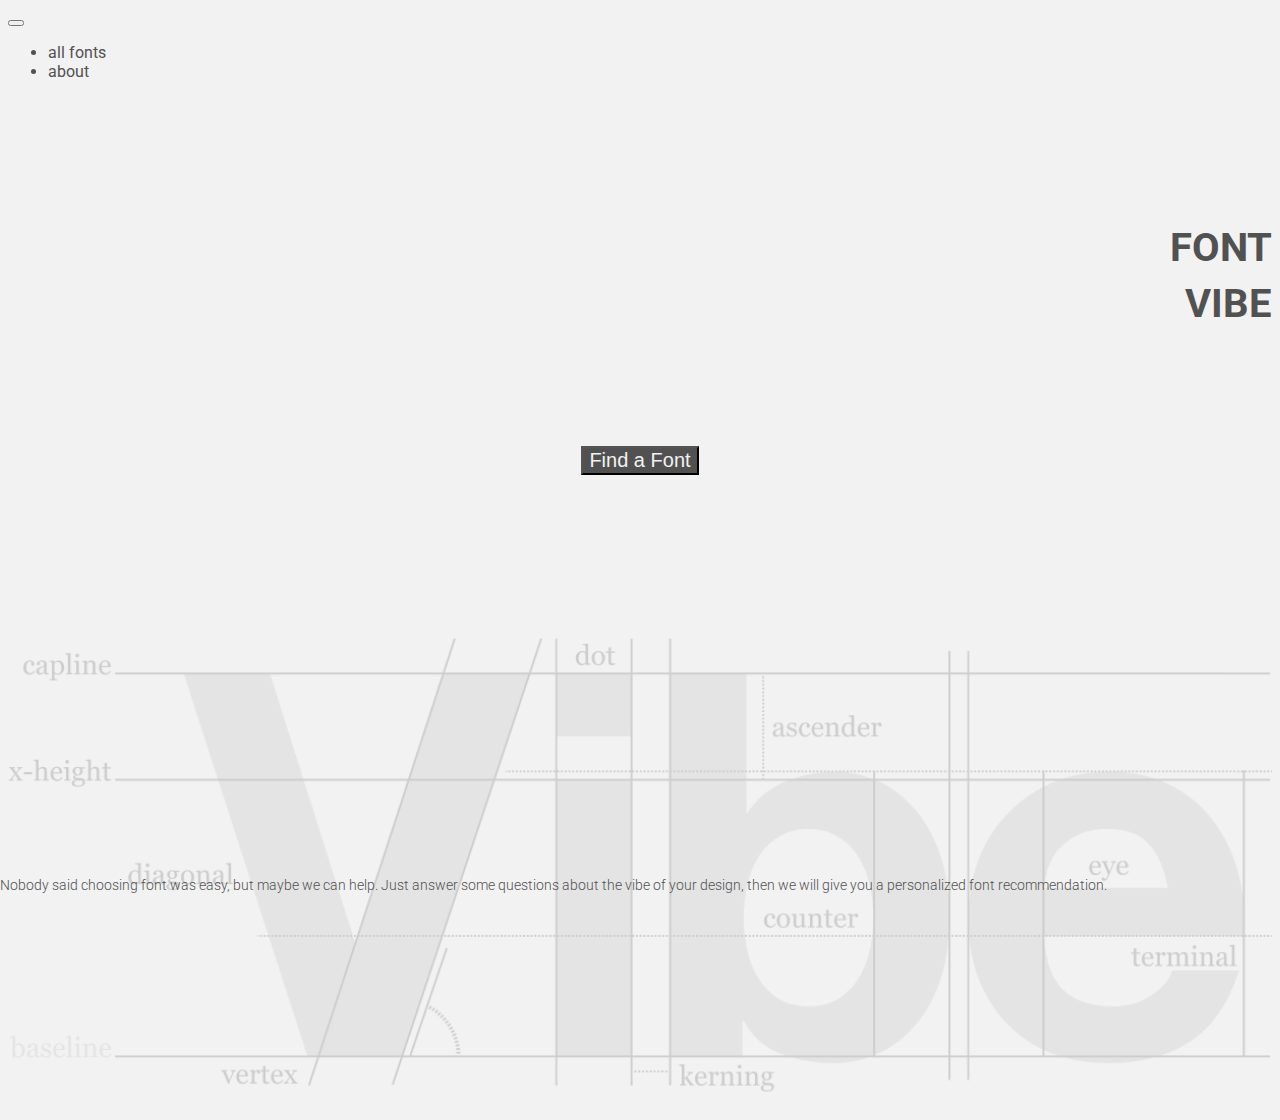
<file: index.html>
<!DOCTYPE html>
<html>
<head>
	<title>Font Vibe</title>
	<link rel="stylesheet" href="https://cdn.jsdelivr.net/npm/bootstrap@4.5.3/dist/css/bootstrap.min.css" integrity="sha384-TX8t27EcRE3e/ihU7zmQxVncDAy5uIKz4rEkgIXeMed4M0jlfIDPvg6uqKI2xXr2" crossorigin="anonymous">
	<script src="https://code.jquery.com/jquery-3.5.1.slim.min.js" integrity="sha384-DfXdz2htPH0lsSSs5nCTpuj/zy4C+OGpamoFVy38MVBnE+IbbVYUew+OrCXaRkfj" crossorigin="anonymous"></script>
	<script src="https://cdn.jsdelivr.net/npm/bootstrap@4.5.3/dist/js/bootstrap.bundle.min.js" integrity="sha384-ho+j7jyWK8fNQe+A12Hb8AhRq26LrZ/JpcUGGOn+Y7RsweNrtN/tE3MoK7ZeZDyx" crossorigin="anonymous"></script>
	<link rel="stylesheet" type="text/css" href="style.css">
	<link rel="preconnect" href="https://fonts.gstatic.com">
	<link href="https://fonts.googleapis.com/css2?family=Roboto:wght@100;300;400;500;700;900&display=swap" rel="stylesheet">
</head>
<body>
	<nav class="navbar navbar-expand-sm">
		<a class="navbar-brand" href="#"></a>
		<button class="navbar-toggler" type="button" data-toggle="collapse" data-target="#navbarSupportedContent">
			<span class="navbar-toggler-icon"></span>
		</button>
		<div class="collapse navbar-collapse" id="navbarSupportedContent">
			<ul class="navbar-nav ml-auto">
				<li class="nav-item ml-auto">
					<a class="nav-link" href="#">all fonts</a>
				</li>
				<li class="nav-item ml-auto">
					<a class="nav-link" href="#">about</a>
				</li>
			</ul>
		</div>
	</nav>
	<div class="mainTitle row">
		<div class="col-sm-2 offset-sm-3">
			<h1>FONT</h1>
			<h1>VIBE</h1>
		</div>
			<div class="col-sm-4">
			<p id="bottomText">Nobody said choosing font was easy, but maybe we can help.  Just answer some questions about the vibe of your design, then we will give you a personalized font recommendation. </p>
		</div>
	</div>
	<div class="col-6 offset-3 floatingButton">
		<button type="button" class="btn btn-lg" onclick="document.location='questions.html'">Find a Font</button>
	</div>
	<div class="col-10 offset-2">
		<img src="images/landingPageWatermark.png" id="watermark">
	</div>

</body>
</html>
</file>
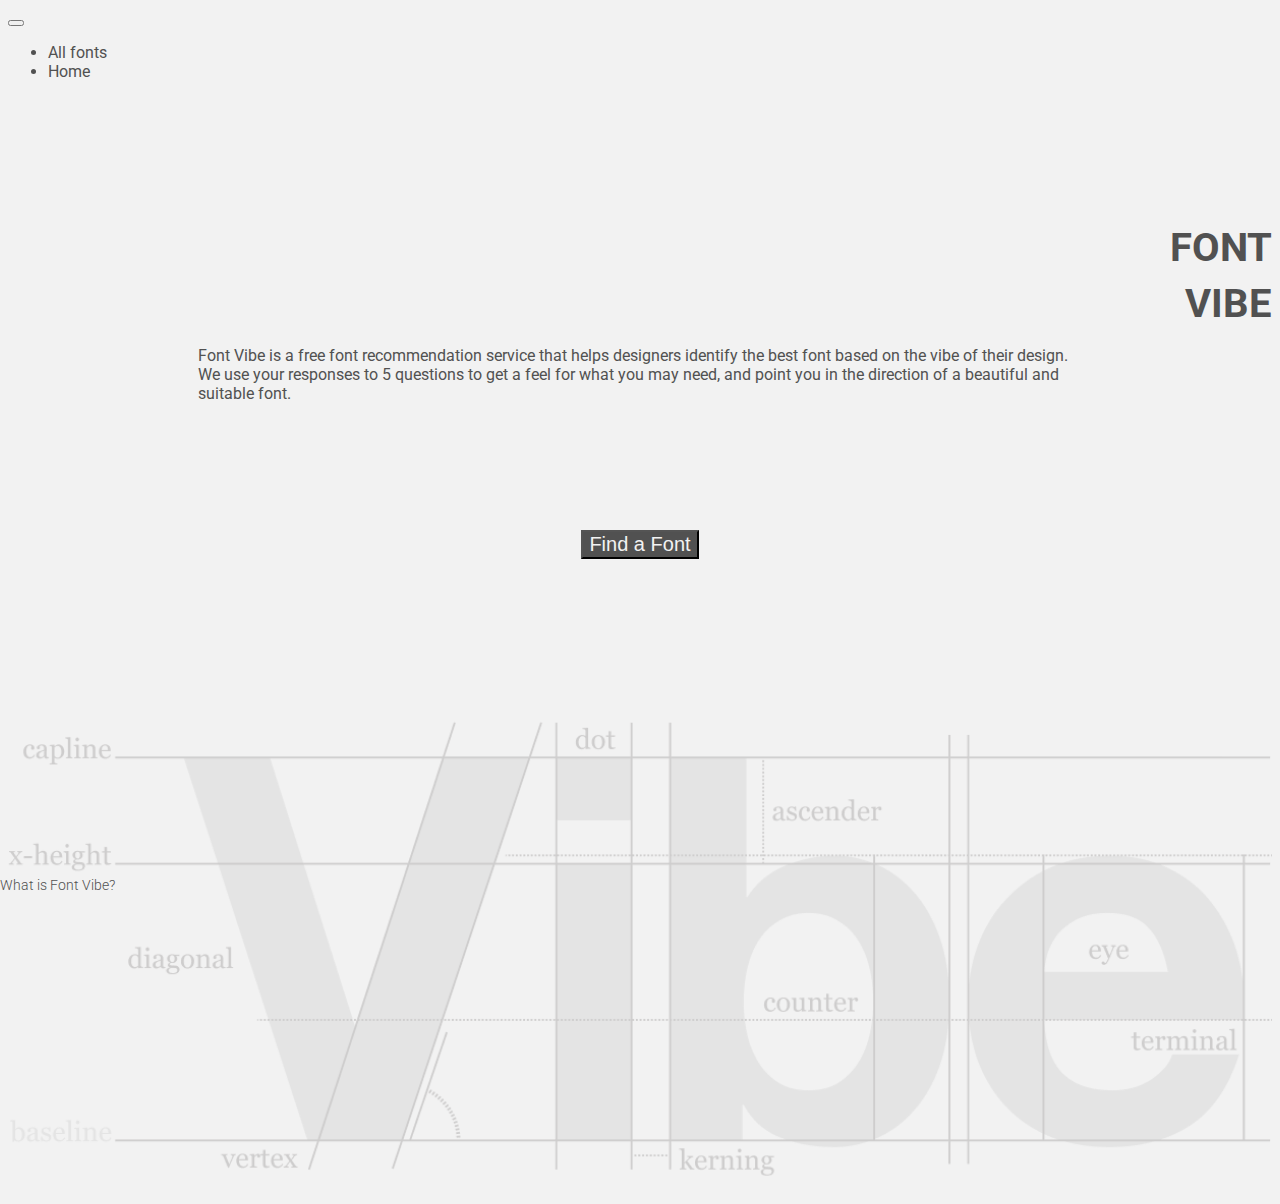
<file: about.html>
<!DOCTYPE html>
<html>
<head>
	<title>About</title>
	<link rel="stylesheet" href="https://cdn.jsdelivr.net/npm/bootstrap@4.5.3/dist/css/bootstrap.min.css" integrity="sha384-TX8t27EcRE3e/ihU7zmQxVncDAy5uIKz4rEkgIXeMed4M0jlfIDPvg6uqKI2xXr2" crossorigin="anonymous">
	<script src="https://code.jquery.com/jquery-3.5.1.slim.min.js" integrity="sha384-DfXdz2htPH0lsSSs5nCTpuj/zy4C+OGpamoFVy38MVBnE+IbbVYUew+OrCXaRkfj" crossorigin="anonymous"></script>
	<script src="https://cdn.jsdelivr.net/npm/bootstrap@4.5.3/dist/js/bootstrap.bundle.min.js" integrity="sha384-ho+j7jyWK8fNQe+A12Hb8AhRq26LrZ/JpcUGGOn+Y7RsweNrtN/tE3MoK7ZeZDyx" crossorigin="anonymous"></script>
	<link rel="stylesheet" type="text/css" href="assets/style.css">
	<link rel="preconnect" href="https://fonts.gstatic.com">
	<link href="https://fonts.googleapis.com/css2?family=Roboto:wght@100;300;400;500;700;900&display=swap" rel="stylesheet">
</head>
<!-- This is another very simple page to describe what the site is. I purposly left the site sparse to keep the focus on the fonts rather than other design elements -->
<!-- also this page takes users directly to the questions page because that is the main purpose of the site -->
<body>
	<nav class="navbar navbar-expand-sm">
		<a class="navbar-brand" href="#"></a>
		<button class="navbar-toggler" type="button" data-toggle="collapse" data-target="#navbarSupportedContent">
			<span class="navbar-toggler-icon"></span>
		</button>
		<div class="collapse navbar-collapse" id="navbarSupportedContent">
			<ul class="navbar-nav ml-auto">
				<li class="nav-item ml-auto">
					<a class="nav-link" href="allFonts.html">All fonts</a>
				</li>
				<li class="nav-item ml-auto">
					<a class="nav-link" href="index.html">Home</a>
				</li>
			</ul>
		</div>
	</nav>
	<div class="mainTitle row">
		<a href="index.html" class="col-md-2 offset-md-3" id="homeIcon">
			<div id="homeLogo">
				<h1>FONT</h1>
				<h1>VIBE</h1>
			</div>
		</a>
			<div class="col-md-3" id="titleText">
			<p id="bottomText">What is Font Vibe?</p>
		</div>
	</div>	
	</div>
	<div id="aboutBlurb">
		<p>Font Vibe is a free font recommendation service that helps designers identify the best font based on the vibe of their design.  We use your responses to 5 questions to get a feel for what you may need, and point you in the direction of a beautiful and suitable font. </p>
	</div>
	<div class="col-6 offset-3 floatingButton">
		<button type="button" class="btn btn-lg" onclick="document.location='questions.html'">Find a Font</button>
	</div>
	<div class="col-10 offset-2">
		<img class="img-fluid animated fadeInUp" src="assets/images/landingPageWatermark.png" id="watermark">
	</div>

</body>
</html>
</file>
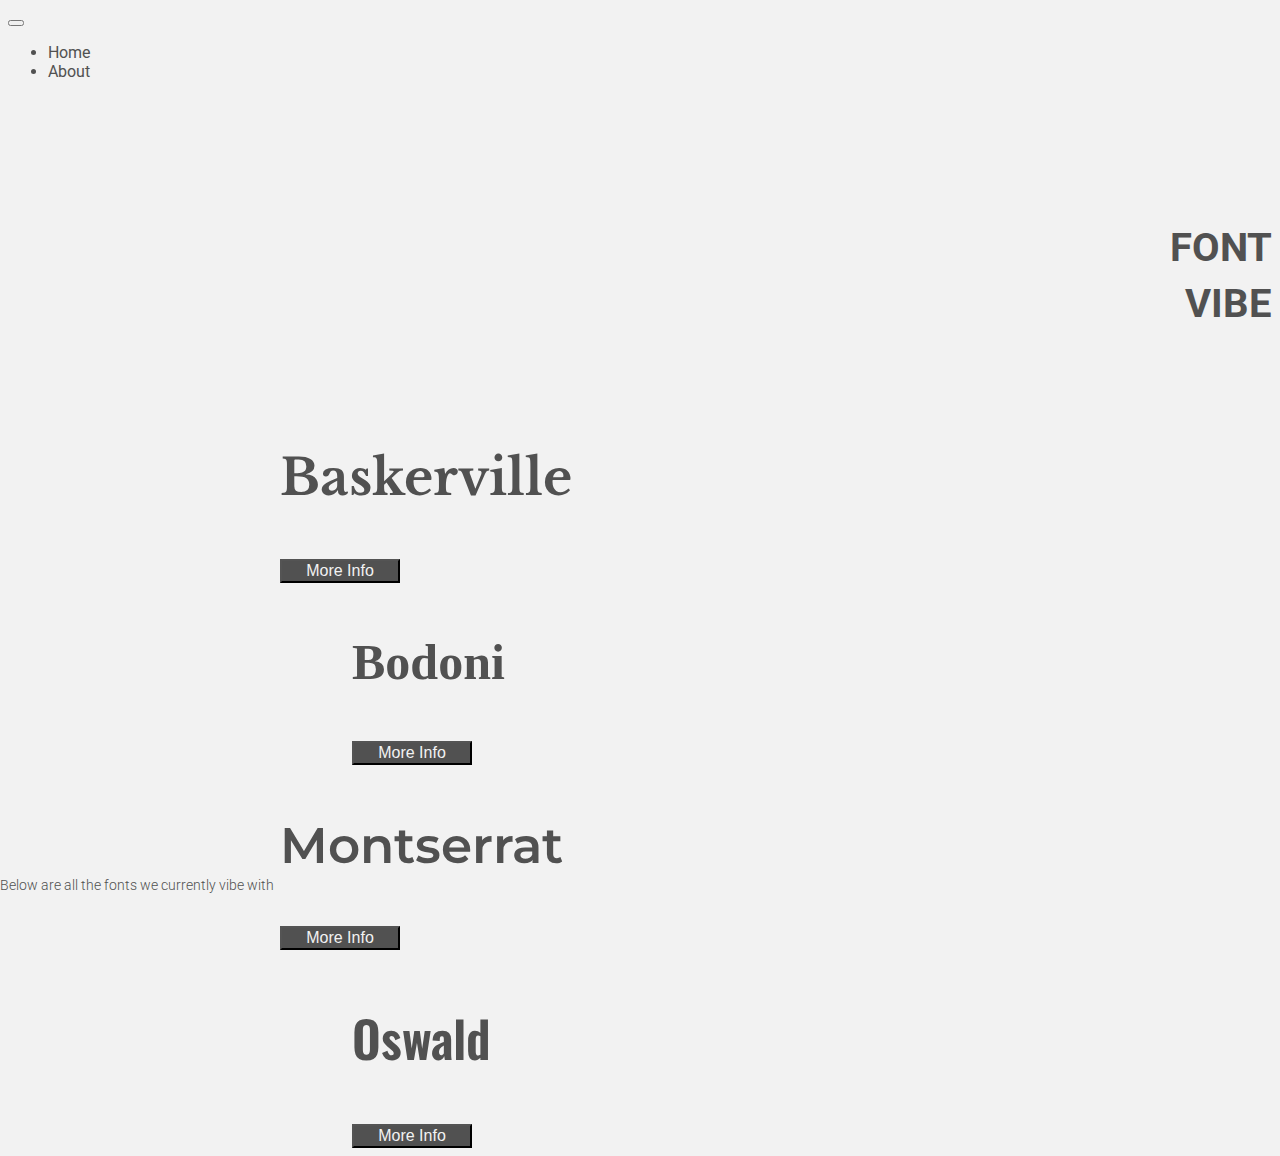
<file: allFonts.html>
<!DOCTYPE html>
<html>
<head>
	<title>All Fonts</title>
	<link rel="stylesheet" href="https://cdn.jsdelivr.net/npm/bootstrap@4.5.3/dist/css/bootstrap.min.css" integrity="sha384-TX8t27EcRE3e/ihU7zmQxVncDAy5uIKz4rEkgIXeMed4M0jlfIDPvg6uqKI2xXr2" crossorigin="anonymous">
	<script src="https://code.jquery.com/jquery-3.5.1.slim.min.js" integrity="sha384-DfXdz2htPH0lsSSs5nCTpuj/zy4C+OGpamoFVy38MVBnE+IbbVYUew+OrCXaRkfj" crossorigin="anonymous"></script>
	<script src="https://cdn.jsdelivr.net/npm/bootstrap@4.5.3/dist/js/bootstrap.bundle.min.js" integrity="sha384-ho+j7jyWK8fNQe+A12Hb8AhRq26LrZ/JpcUGGOn+Y7RsweNrtN/tE3MoK7ZeZDyx" crossorigin="anonymous"></script>
	<script type="text/javascript" src="assets/main.js"></script>
	<link rel="stylesheet" type="text/css" href="assets/style.css">
	<link rel="preconnect" href="https://fonts.gstatic.com">
	<link href="https://fonts.googleapis.com/css2?family=Roboto:wght@100;300;400;500;700;900&display=swap" rel="stylesheet">
	<link rel="stylesheet" href="https://indestructibletype.com/fonts/Bodoni/Bodoni.css" type="text/css" charset="utf-8" />
	<link rel="preconnect" href="https://fonts.gstatic.com">
	<link href="https://fonts.googleapis.com/css2?family=Fira+Sans:wght@500&family=Libre+Baskerville:wght@400;700&family=Montserrat:wght@400;600;700&family=Nixie+One&family=Oswald:wght@300;400;500&family=Patua+One&family=Source+Sans+Pro:wght@300&display=swap" rel="stylesheet">
	<link href="https://fonts.googleapis.com/css2?family=Merriweather:wght@300&display=swap" rel="stylesheet">
	<link rel="preconnect" href="https://fonts.gstatic.com">
</head>
<!-- this is a very simple page but I feel it is important as a heuristic concer to be able to freely navigate to the fonts -->
<!-- there are only 4 currently because the I feel the point of the site is conveyed with these 4 fonts and the JS file. I would take WAY too long to create the pages for all possible fonts -->
<body>
	<nav class="navbar navbar-expand-sm">
		<a class="navbar-brand" href="#"></a>
		<button class="navbar-toggler" type="button" data-toggle="collapse" data-target="#navbarSupportedContent">
			<span class="navbar-toggler-icon"></span>
		</button>
		<div class="collapse navbar-collapse" id="navbarSupportedContent">
			<ul class="navbar-nav ml-auto">
				<li class="nav-item ml-auto">
					<a class="nav-link" href="index.html">Home</a>
				</li>
				<li class="nav-item ml-auto">
					<a class="nav-link" href="about.html">About</a>
				</li>
			</ul>
		</div>
	</nav>
	<div class="mainTitle row">
		<a href="index.html" class="col-md-2 offset-md-3" id="homeIcon">
			<div id="homeLogo">
				<h1>FONT</h1>
				<h1>VIBE</h1>
			</div>
		</a>
			<div class="col-md-3" id="titleText">
			<p id="bottomText">Below are all the fonts we currently vibe with</p>
		</div>
	</div>
	<div class="allFontsContent">
		<div class="row toppRow">
			<div class="col-md-6 allFontsBaskerville">
				<h3 id="baskervilleTitle">Baskerville</h3>
				<button type="button" class="btn btn-lg questionBtn" id="secondBtn" value="2" onclick="document.location='baskerville.html'">More Info</button>
			</div>
			<div class="col-md-3 allFontsBodoni">
				<h3 id="bodoniTitle">Bodoni</h3>
				<button type="button" class="btn btn-lg questionBtn" id="secondBtn" value="2" onclick="document.location='font.html'">More Info</button>
			</div>
		</div>
		<div class="row">
			<div class="col-md-6 allFontsMontserrat">
				<h3 id="montTitle">Montserrat</h3>
				<button type="button" class="btn btn-lg questionBtn" id="secondBtn" value="2" onclick="document.location='montserrat.html'">More Info</button>
			</div>
			<div class="col-md-3 allFontsOswald">
				<h3 id="oswaldTitle">Oswald</h3>
				<button type="button" class="btn btn-lg questionBtn" id="secondBtn" value="2" onclick="document.location='oswald.html'">More Info</button>
			</div>
		</div>
	</div>

</body>
</html>
</file>
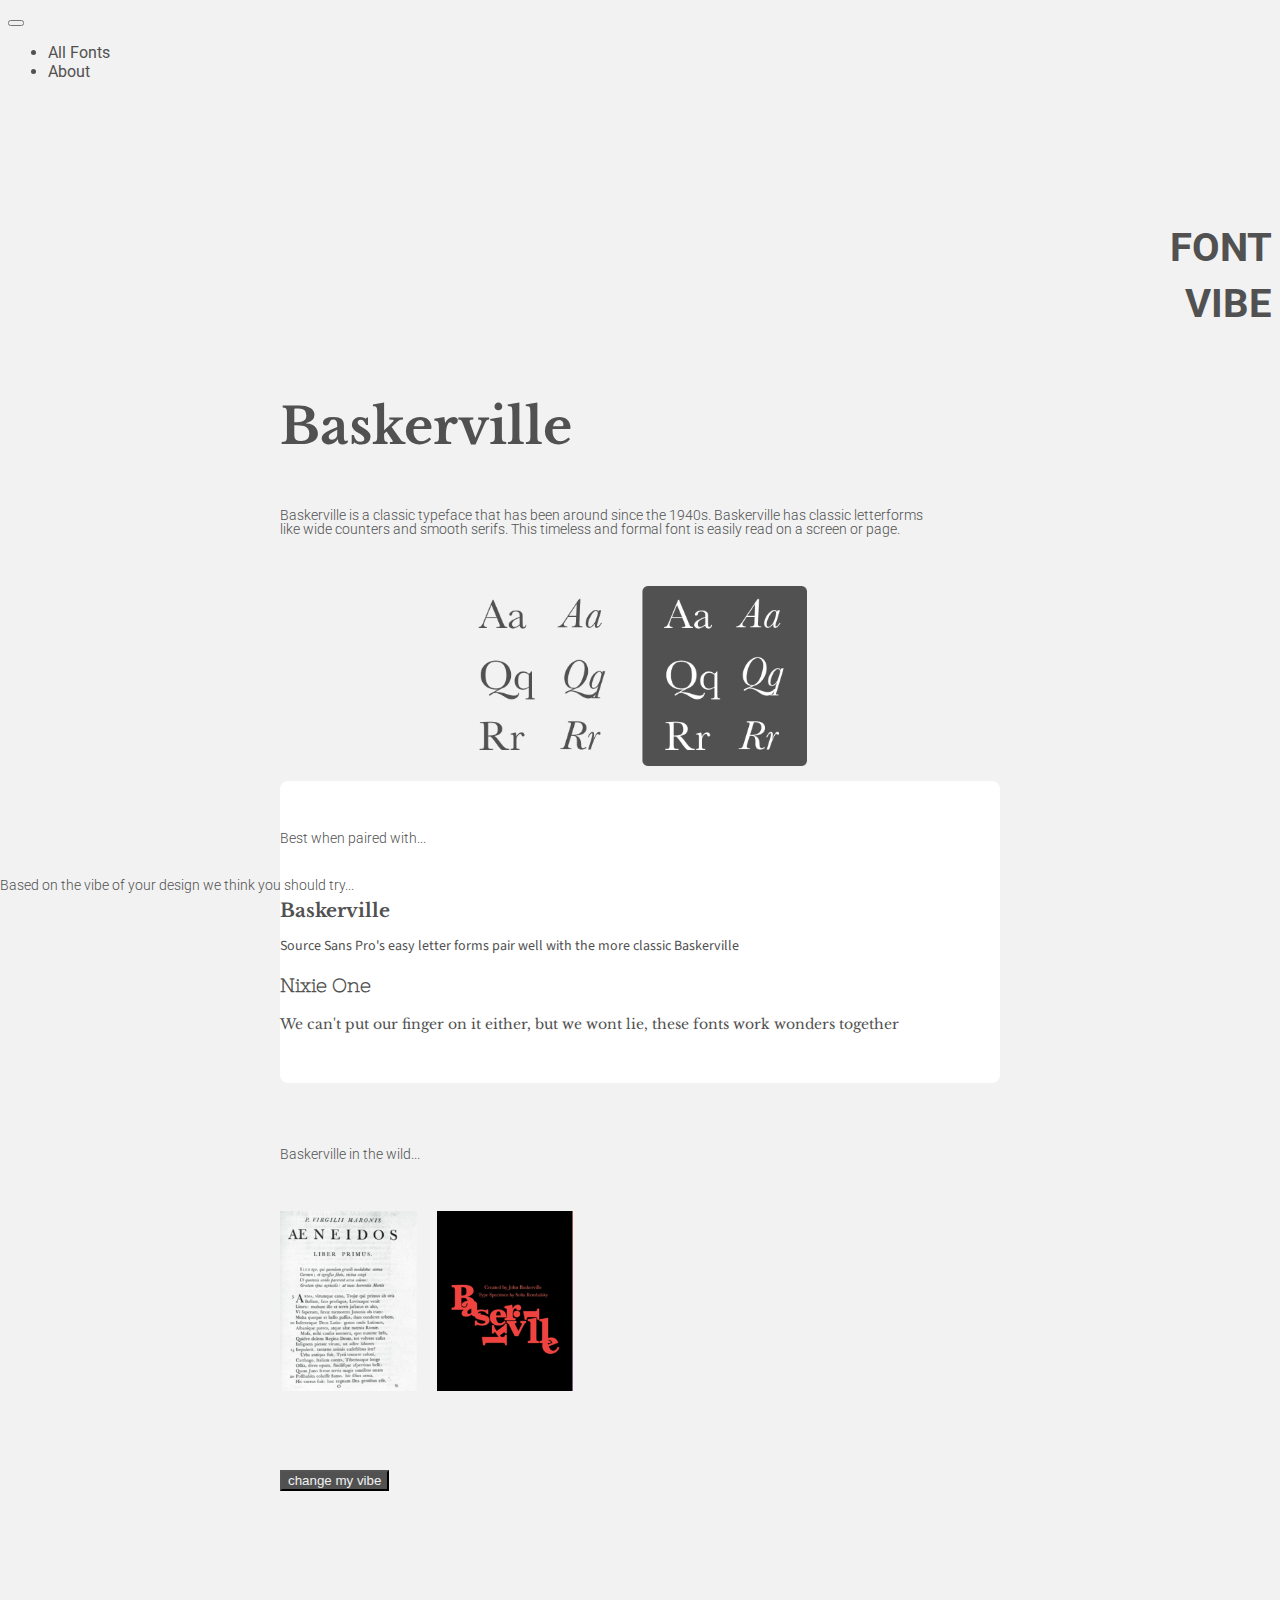
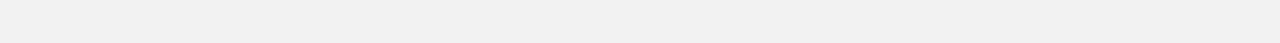
<file: baskerville.html>
<!DOCTYPE html>
<html>
<head>
	<title>Baskerville</title>
	<link rel="stylesheet" href="https://cdn.jsdelivr.net/npm/bootstrap@4.5.3/dist/css/bootstrap.min.css" integrity="sha384-TX8t27EcRE3e/ihU7zmQxVncDAy5uIKz4rEkgIXeMed4M0jlfIDPvg6uqKI2xXr2" crossorigin="anonymous">
	<script src="https://code.jquery.com/jquery-3.5.1.slim.min.js" integrity="sha384-DfXdz2htPH0lsSSs5nCTpuj/zy4C+OGpamoFVy38MVBnE+IbbVYUew+OrCXaRkfj" crossorigin="anonymous"></script>
	<script src="https://cdn.jsdelivr.net/npm/bootstrap@4.5.3/dist/js/bootstrap.bundle.min.js" integrity="sha384-ho+j7jyWK8fNQe+A12Hb8AhRq26LrZ/JpcUGGOn+Y7RsweNrtN/tE3MoK7ZeZDyx" crossorigin="anonymous"></script>
	<script type="text/javascript" src="assets/main.js"></script>
	<link rel="stylesheet" type="text/css" href="assets/style.css">
	<link rel="preconnect" href="https://fonts.gstatic.com">
	<link href="https://fonts.googleapis.com/css2?family=Roboto:wght@100;300;400;500;700;900&display=swap" rel="stylesheet">
	<link rel="stylesheet" href="https://indestructibletype.com/fonts/Bodoni/Bodoni.css" type="text/css" charset="utf-8" />
	<link rel="preconnect" href="https://fonts.gstatic.com">
	<link href="https://fonts.googleapis.com/css2?family=Fira+Sans:wght@500&family=Libre+Baskerville:wght@400;700&family=Montserrat:wght@400;600;700&family=Nixie+One&family=Oswald:wght@300;400;500&family=Patua+One&family=Source+Sans+Pro:wght@300&display=swap" rel="stylesheet">
	<link href="https://fonts.googleapis.com/css2?family=Merriweather:wght@300&display=swap" rel="stylesheet">
	<link rel="preconnect" href="https://fonts.gstatic.com">
	
</head>
<body>
	<nav class="navbar navbar-expand-sm">
		<a class="navbar-brand" href="#"></a>
		<button class="navbar-toggler" type="button" data-toggle="collapse" data-target="#navbarSupportedContent">
			<span class="navbar-toggler-icon"></span>
		</button>
		<div class="collapse navbar-collapse" id="navbarSupportedContent">
			<ul class="navbar-nav ml-auto">
				<li class="nav-item ml-auto">
					<a class="nav-link" href="allFonts.html">All Fonts</a>
				</li>
				<li class="nav-item ml-auto">
					<a class="nav-link" href="about.html">About</a>
				</li>
			</ul>
		</div>
	</nav>
	<div class="mainTitle row">
		<a href="index.html" class="col-md-2 offset-md-3" id="homeIcon">
			<div id="homeLogo">
				<h1>FONT</h1>
				<h1>VIBE</h1>
			</div>
		</a>
			<div class="col-md-3" id="titleText">
			<p id="bottomText">Based on the vibe of your design we think you should try...</p>
		</div>
	</div>
	<!-- All 4 of these font pages are essentially the same, but with varying amounts of imported google fonts in the <head> -->
	<!-- Again I felt the way I used Bootstrap was less effective than I expected.  The responsiveness is not snappy, it feels way too fluid -->
	<div class="fontContent">
		<div class="row">
			<div class="col-md-6 fontSecOne">
				<h3 id="baskervilleTitle">Baskerville</h3>
				<p class="fontInfo">Baskerville is a classic typeface that has been around since the 1940s.  Baskerville has classic letterforms like wide counters and smooth serifs.  This timeless and formal font is easily read on a screen or page.</p>
				
			</div>
			<div class="col-md-6 row fontSecOne">
				<img class="fontExample" src="assets/images/baskervilleExamples.png" alt="baskerville glyths">		
			</div>
		</div>
		<div class="row">
			<div class="col-md-5 fontSecThree">
				<p class="fontInfo">Best when paired with...</p>
				<h3 id="pairLargeBaskerville">Baskerville</h3>
				<p id="sourceSmallText">Source Sans Pro's easy letter forms pair well with the more classic Baskerville</p>
				<h3 id="pairTitleNixie">Nixie One</h3>
				<p id="baskervilleSmallText">We can't put our finger on it either, but we wont lie, these fonts work wonders together</p>
				
			</div>
			<div class="col-md-5 offset-md-1 fontSecFour">
				<p class="fontInfo">Baskerville in the wild...</p>
				<div class="fontImages">
					<img class="fontImage" src="assets/images/baskervilleSign.png" alt="Baskerville Signage">
					<img class="fontImage" src="assets/images/baskervilleWebsite.png" alt="baskerville Example">
				</div>
				
			</div>
		</div>
		<button type="button" class="btn btn-sm vibeBtn" value="vibe" onclick="document.location='questions.html'">change my vibe</button>
	</div>

</body>
</html>
</file>
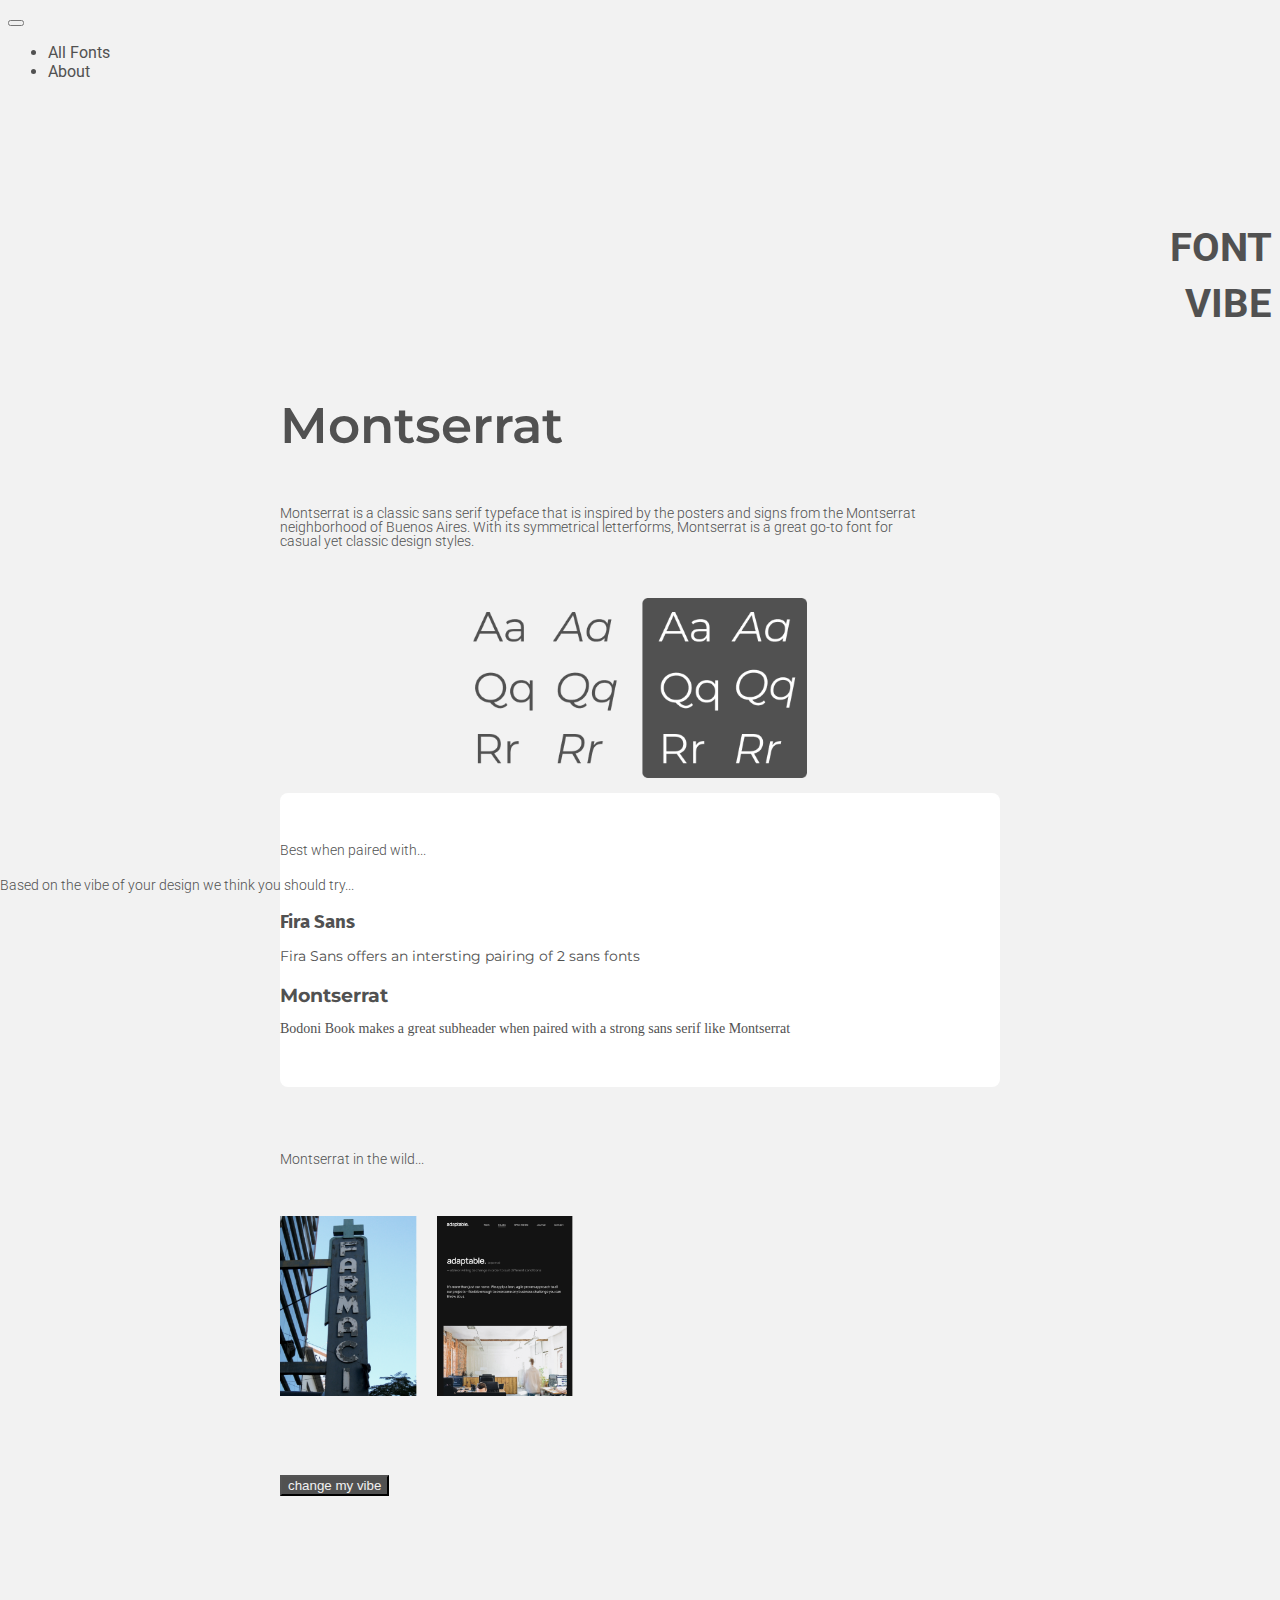
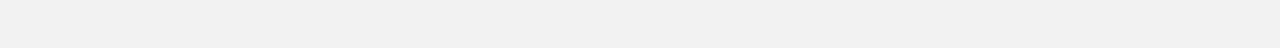
<file: montserrat.html>
<!DOCTYPE html>
<html>
<head>
	<title>Montserrat</title>
	<link rel="stylesheet" href="https://cdn.jsdelivr.net/npm/bootstrap@4.5.3/dist/css/bootstrap.min.css" integrity="sha384-TX8t27EcRE3e/ihU7zmQxVncDAy5uIKz4rEkgIXeMed4M0jlfIDPvg6uqKI2xXr2" crossorigin="anonymous">
	<script src="https://code.jquery.com/jquery-3.5.1.slim.min.js" integrity="sha384-DfXdz2htPH0lsSSs5nCTpuj/zy4C+OGpamoFVy38MVBnE+IbbVYUew+OrCXaRkfj" crossorigin="anonymous"></script>
	<script src="https://cdn.jsdelivr.net/npm/bootstrap@4.5.3/dist/js/bootstrap.bundle.min.js" integrity="sha384-ho+j7jyWK8fNQe+A12Hb8AhRq26LrZ/JpcUGGOn+Y7RsweNrtN/tE3MoK7ZeZDyx" crossorigin="anonymous"></script>
	<script type="text/javascript" src="assets/main.js"></script>
	<link rel="stylesheet" type="text/css" href="assets/style.css">
	<link rel="preconnect" href="https://fonts.gstatic.com">
	<link href="https://fonts.googleapis.com/css2?family=Roboto:wght@100;300;400;500;700;900&display=swap" rel="stylesheet">
	<link rel="stylesheet" href="https://indestructibletype.com/fonts/Bodoni/Bodoni.css" type="text/css" charset="utf-8" />
	<link rel="preconnect" href="https://fonts.gstatic.com">
	<link rel="preconnect" href="https://fonts.gstatic.com">
	<link rel="preconnect" href="https://fonts.gstatic.com">
<link href="https://fonts.googleapis.com/css2?family=Fira+Sans:wght@500&family=Montserrat:wght@400;600;700&display=swap" rel="stylesheet">
	<link rel="preconnect" href="https://fonts.gstatic.com">
	
</head>
<body>
	<nav class="navbar navbar-expand-sm">
		<a class="navbar-brand" href="#"></a>
		<button class="navbar-toggler" type="button" data-toggle="collapse" data-target="#navbarSupportedContent">
			<span class="navbar-toggler-icon"></span>
		</button>
		<div class="collapse navbar-collapse" id="navbarSupportedContent">
			<ul class="navbar-nav ml-auto">
				<li class="nav-item ml-auto">
					<a class="nav-link" href="allFonts.html">All Fonts</a>
				</li>
				<li class="nav-item ml-auto">
					<a class="nav-link" href="about.html">About</a>
				</li>
			</ul>
		</div>
	</nav>
	<!-- All 4 of these font pages are essentially the same, but with varying amounts of imported google fonts in the <head> -->
	<!-- Again I felt the way I used Bootstrap was less effective than I expected.  The responsiveness is not snappy, it feels way too fluid -->
	<div class="mainTitle row">
		<a href="index.html" class="col-md-2 offset-md-3" id="homeIcon">
			<div id="homeLogo">
				<h1>FONT</h1>
				<h1>VIBE</h1>
			</div>
		</a>
			<div class="col-md-3" id="titleText">
			<p id="bottomText">Based on the vibe of your design we think you should try...</p>
		</div>
	</div>
	<div class="fontContent">
		<div class="row">
			<div class="col-md-6 fontSecOne">
				<h3 id="montTitle">Montserrat</h3>
				<p class="fontInfo">Montserrat is a classic sans serif typeface that is inspired by the posters and signs from the Montserrat neighborhood of Buenos Aires.  With its symmetrical letterforms, Montserrat is a great go-to font for casual yet classic design styles.</p>
				
			</div>
			<div class="col-md-6 row fontSecOne">
				<img class="fontExample" src="assets/images/montserratExamples.png" alt="Monserrat Glyths">		
			</div>
		</div>
		<div class="row">
			<div class="col-md-5 fontSecThree">
				<p class="fontInfo">Best when paired with...</p>
				<h3 id="pairLargeFira">Fira Sans</h3>
				<p id="montserratSmallText">Fira Sans offers an intersting pairing of 2 sans fonts</p>
				<h3 id="pairTitleMontserrat">Montserrat</h3>
				<p id="bodoniSmallText">Bodoni Book makes a great subheader when paired with a strong sans serif like Montserrat </p>
				
			</div>
			<div class="col-md-5 offset-md-1 fontSecFour">
				<p class="fontInfo">Montserrat in the wild...</p>
				<div class="fontImages">
					<img class="fontImage" src="assets/images/MontserratSign.png" alt="Montserrat Example 1">
					<img class="fontImage" src="assets/images/MontserratWebsite.png" alt="Monsterrat Example 2">
				</div>
				
			</div>
		</div>
		<button type="button" class="btn btn-sm vibeBtn" value="vibe" onclick="document.location='questions.html'">change my vibe</button>
		<!-- <div class="col-6 offset-6 optionNext" id="nextButtonParent">
				<button type="button" class="btn btn-sm nextBtn" id="nextButton" value="next" onclick="setAnswer()" disabled>next</button>
		</div> -->
	</div>

</body>
</html>
</file>
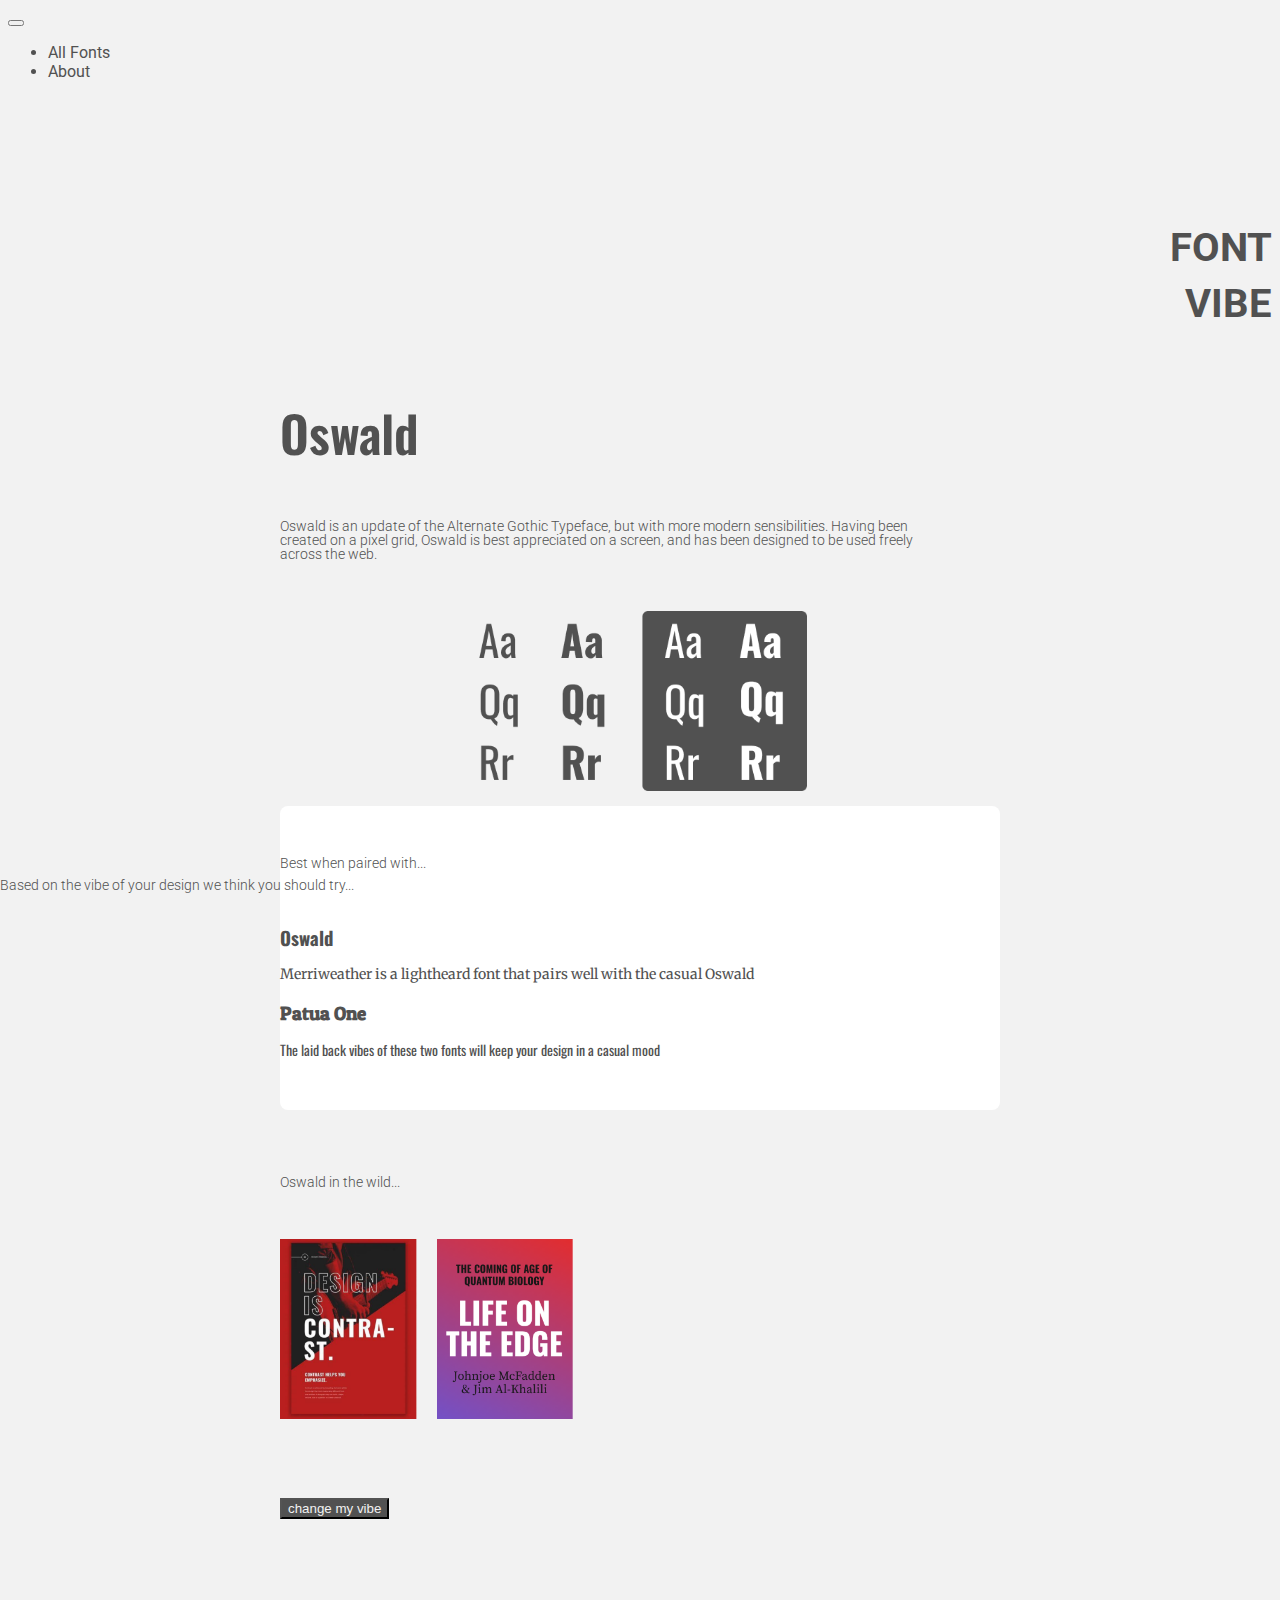
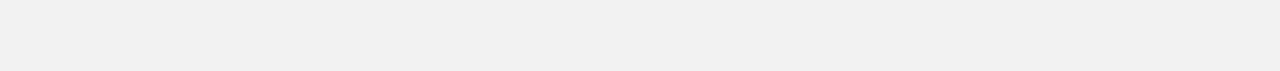
<file: oswald.html>
<!DOCTYPE html>
<html>
<head>
	<title>Oswald</title>
	<link rel="stylesheet" href="https://cdn.jsdelivr.net/npm/bootstrap@4.5.3/dist/css/bootstrap.min.css" integrity="sha384-TX8t27EcRE3e/ihU7zmQxVncDAy5uIKz4rEkgIXeMed4M0jlfIDPvg6uqKI2xXr2" crossorigin="anonymous">
	<script src="https://code.jquery.com/jquery-3.5.1.slim.min.js" integrity="sha384-DfXdz2htPH0lsSSs5nCTpuj/zy4C+OGpamoFVy38MVBnE+IbbVYUew+OrCXaRkfj" crossorigin="anonymous"></script>
	<script src="https://cdn.jsdelivr.net/npm/bootstrap@4.5.3/dist/js/bootstrap.bundle.min.js" integrity="sha384-ho+j7jyWK8fNQe+A12Hb8AhRq26LrZ/JpcUGGOn+Y7RsweNrtN/tE3MoK7ZeZDyx" crossorigin="anonymous"></script>
	<script type="text/javascript" src="assets/main.js"></script>
	<link rel="stylesheet" type="text/css" href="assets/style.css">
	<link rel="preconnect" href="https://fonts.gstatic.com">
	<link href="https://fonts.googleapis.com/css2?family=Roboto:wght@100;300;400;500;700;900&display=swap" rel="stylesheet">
	<link rel="stylesheet" href="https://indestructibletype.com/fonts/Bodoni/Bodoni.css" type="text/css" charset="utf-8" />
	<link rel="preconnect" href="https://fonts.gstatic.com">
	<link href="https://fonts.googleapis.com/css2?family=Fira+Sans:wght@500&family=Montserrat:wght@400;600;700&family=Oswald:wght@300;400;500&family=Patua+One&display=swap" rel="stylesheet">
	<link href="https://fonts.googleapis.com/css2?family=Merriweather:wght@300&display=swap" rel="stylesheet">
	<link rel="preconnect" href="https://fonts.gstatic.com">
	
</head>
<body>
	<nav class="navbar navbar-expand-sm">
		<a class="navbar-brand" href="#"></a>
		<button class="navbar-toggler" type="button" data-toggle="collapse" data-target="#navbarSupportedContent">
			<span class="navbar-toggler-icon"></span>
		</button>
		<div class="collapse navbar-collapse" id="navbarSupportedContent">
			<ul class="navbar-nav ml-auto">
				<li class="nav-item ml-auto">
					<a class="nav-link" href="allFonts.html">All Fonts</a>
				</li>
				<li class="nav-item ml-auto">
					<a class="nav-link" href="about.html">About</a>
				</li>
			</ul>
		</div>
	</nav>
	<!-- All 4 of these font pages are essentially the same, but with varying amounts of imported google fonts in the <head> -->
	<!-- Again I felt the way I used Bootstrap was less effective than I expected.  The responsiveness is not snappy, it feels way too fluid -->
	<div class="mainTitle row">
		<a href="index.html" class="col-md-2 offset-md-3" id="homeIcon">
			<div id="homeLogo">
				<h1>FONT</h1>
				<h1>VIBE</h1>
			</div>
		</a>
			<div class="col-md-3" id="titleText">
			<p id="bottomText">Based on the vibe of your design we think you should try...</p>
		</div>
	</div>
	<div class="fontContent">
		<div class="row">
			<div class="col-md-6 fontSecOne">
				<h3 id="oswaldTitle">Oswald</h3>
				<p class="fontInfo">Oswald is an update of the Alternate Gothic Typeface, but with more modern sensibilities.  Having been created on a pixel grid, Oswald is best appreciated on a screen, and has been designed to be used freely across the web.</p>
				
			</div>
			<div class="col-md-6 row fontSecOne">
				<img class="fontExample" src="assets/images/OswaldExamples.png" alt="Oswald Glyths">		
			</div>
		</div>
		<div class="row">
			<div class="col-md-5 fontSecThree">
				<p class="fontInfo">Best when paired with...</p>
				<h3 id="pairLargeOswald">Oswald</h3>
				<p id="merriweatherSmallText">Merriweather is a lightheard font that pairs well with the casual Oswald</p>
				<h3 id="pairTitlePatua">Patua One</h3>
				<p id="oswaldSmallText">The laid back vibes of these two fonts will keep your design in a casual mood</p>
				
			</div>
			<div class="col-md-5 offset-md-1 fontSecFour">
				<p class="fontInfo">Oswald in the wild...</p>
				<div class="fontImages">
					<img class="fontImage" src="assets/images/oswaldSign.png" alt="Oswald Example 1">
					<img class="fontImage" src="assets/images/OswaldWebsite.png" alt="Oswald Example 2">
				</div>
				
			</div>
		</div>
		<button type="button" class="btn btn-sm vibeBtn" value="vibe" onclick="document.location='questions.html'">change my vibe</button>
		<!-- <div class="col-6 offset-6 optionNext" id="nextButtonParent">
				<button type="button" class="btn btn-sm nextBtn" id="nextButton" value="next" onclick="setAnswer()" disabled>next</button>
		</div> -->
	</div>

</body>
</html>
</file>
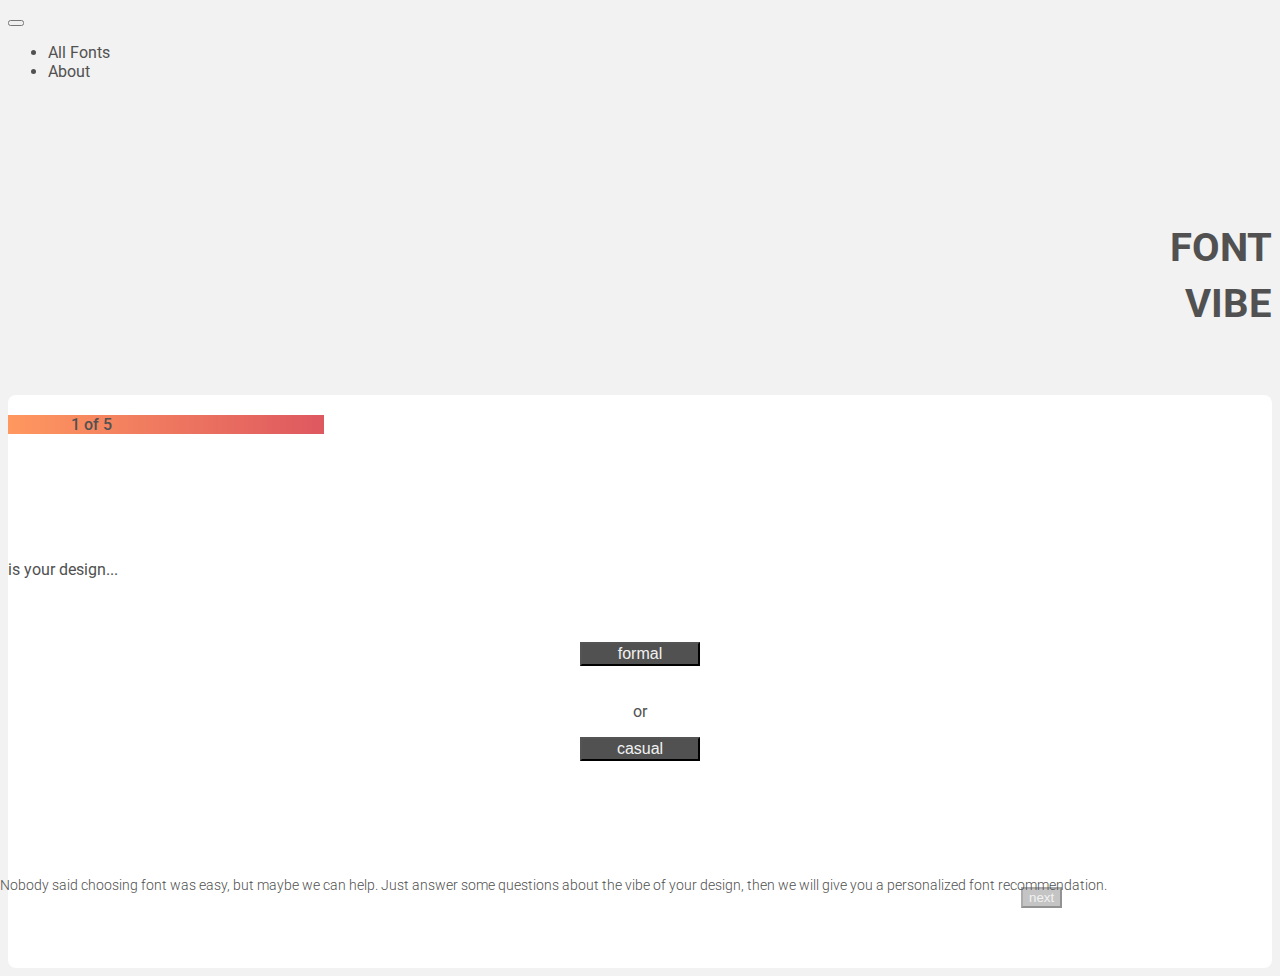
<file: questions.html>
<!DOCTYPE html>
<html>
<head>
	<title>Vibe Finder</title>
	<link rel="stylesheet" href="https://cdn.jsdelivr.net/npm/bootstrap@4.5.3/dist/css/bootstrap.min.css" integrity="sha384-TX8t27EcRE3e/ihU7zmQxVncDAy5uIKz4rEkgIXeMed4M0jlfIDPvg6uqKI2xXr2" crossorigin="anonymous">
	<script src="https://code.jquery.com/jquery-3.5.1.slim.min.js" integrity="sha384-DfXdz2htPH0lsSSs5nCTpuj/zy4C+OGpamoFVy38MVBnE+IbbVYUew+OrCXaRkfj" crossorigin="anonymous"></script>
	<script src="https://cdn.jsdelivr.net/npm/bootstrap@4.5.3/dist/js/bootstrap.bundle.min.js" integrity="sha384-ho+j7jyWK8fNQe+A12Hb8AhRq26LrZ/JpcUGGOn+Y7RsweNrtN/tE3MoK7ZeZDyx" crossorigin="anonymous"></script>
	<script type="text/javascript" src="assets/main.js"></script>
	<script src="https://ajax.googleapis.com/ajax/libs/jquery/3.5.1/jquery.min.js"></script>
	<link rel="stylesheet" type="text/css" href="assets/style.css">
	<link rel="preconnect" href="https://fonts.gstatic.com">
	<link href="https://fonts.googleapis.com/css2?family=Roboto:wght@100;300;400;500;700;900&display=swap" rel="stylesheet">
</head>
<body>
	<!-- Same nav as index.html -->
	<nav class="navbar navbar-expand-sm">
		<a class="navbar-brand" href="#"></a>
		<button class="navbar-toggler" type="button" data-toggle="collapse" data-target="#navbarSupportedContent">
			<span class="navbar-toggler-icon"></span>
		</button>
		<div class="collapse navbar-collapse" id="navbarSupportedContent">
			<ul class="navbar-nav ml-auto">
				<li class="nav-item ml-auto">
					<a class="nav-link" href="allFonts.html">All Fonts</a>
				</li>
				<li class="nav-item ml-auto">
					<a class="nav-link" href="about.html">About</a>
				</li>
			</ul>
		</div>
	</nav>
	<!-- same title and descriptio n content as index.html -->
	<div class="mainTitle row">
		<a href="index.html" class="col-md-2 offset-md-3" id="homeIcon">
			<div id="homeLogo">
				<h1>FONT</h1>
				<h1>VIBE</h1>
			</div>
		</a>
			<div class="col-md-3" id="titleText">
			<p id="bottomText">Nobody said choosing font was easy, but maybe we can help.  Just answer some questions about the vibe of your design, then we will give you a personalized font recommendation.</p>
		</div>
	</div>
	<!-- All the question occur on this page, use JS to change the HTML and record responses to an array -->
	<!-- I thought I would be able to ad animation to the progress bar, but bootstrap (or the fact that i am replacing HTML with JS) seemed to make that impossible  -->
	<!-- If I had time to redo this project I would not use Bootstrap. in situations like this, It felt like more trouble than it was worth -->
	<div class="col-6 offset-3 qestionBox">
		<div class="progress" id="progressBar" style="height: 18px;">
  			<div class="progress-bar" id="progressOne" role="progressbar" style="width: 20%;" aria-valuenow="25" aria-valuemin="0" aria-valuemax="100">
  				1 of 5
  			</div>
		</div>
		<div class="col-8 offset-2 designQuestion">
			<p id="questionCopy">is your design...</p>
		</div>
		<div class="row questionOptions">
			<div class="col-md-3 offset-2 optionFirst">
				<button type="button" class="btn btn-lg questionBtn" id="firstBtn" value="1" onclick="getAnswer('1')">formal</button>
			</div>
			<div class="col-md-2 orMark">
				<p>or</p>			
			</div>
			
			<div class="col-md-3 optionSecond">
				<button type="button" class="btn btn-lg questionBtn" id="secondBtn" value="2" onclick="getAnswer('2')">casual</button>
			</div>
		</div>
		<div class="col-10 offset-2 optionNext" id="nextButtonParent">
				<button type="button" class="btn btn-sm nextBtn" id="nextButton" value="next" onclick="setAnswer()" disabled>next</button>
		</div>
	</div>
</body>
</html>
</file>
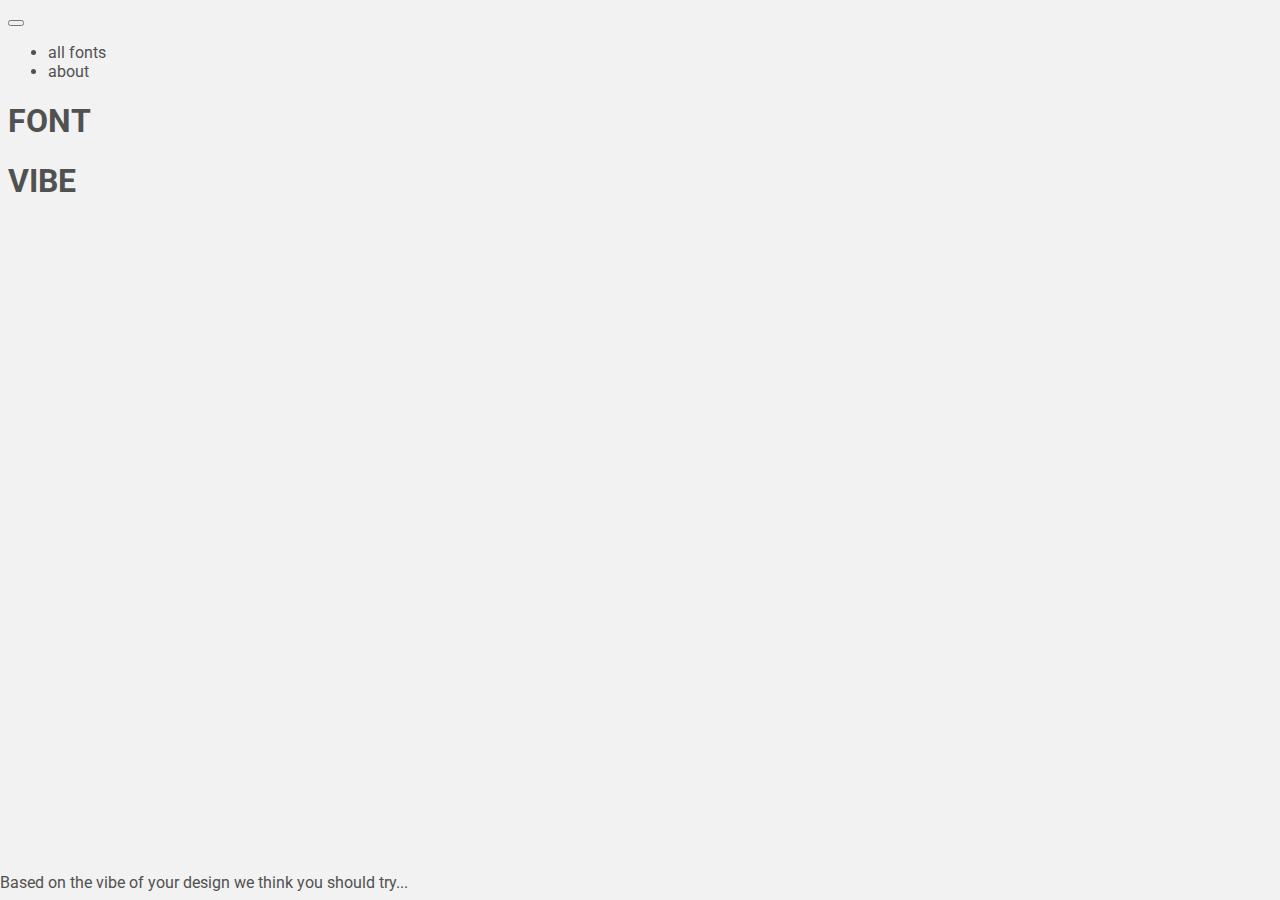
<file: titleTest.html>
<!DOCTYPE html>
<html>
<head>
	<title>titleTest</title>
	<link rel="stylesheet" href="https://cdn.jsdelivr.net/npm/bootstrap@4.5.3/dist/css/bootstrap.min.css" integrity="sha384-TX8t27EcRE3e/ihU7zmQxVncDAy5uIKz4rEkgIXeMed4M0jlfIDPvg6uqKI2xXr2" crossorigin="anonymous">
	<script src="https://code.jquery.com/jquery-3.5.1.slim.min.js" integrity="sha384-DfXdz2htPH0lsSSs5nCTpuj/zy4C+OGpamoFVy38MVBnE+IbbVYUew+OrCXaRkfj" crossorigin="anonymous"></script>
	<script src="https://cdn.jsdelivr.net/npm/bootstrap@4.5.3/dist/js/bootstrap.bundle.min.js" integrity="sha384-ho+j7jyWK8fNQe+A12Hb8AhRq26LrZ/JpcUGGOn+Y7RsweNrtN/tE3MoK7ZeZDyx" crossorigin="anonymous"></script>
	<script type="text/javascript" src="main.js"></script>
	<link rel="stylesheet" type="text/css" href="style.css">
	<link rel="preconnect" href="https://fonts.gstatic.com">
	<link href="https://fonts.googleapis.com/css2?family=Roboto:wght@100;300;400;500;700;900&display=swap" rel="stylesheet">
	<link rel="stylesheet" href="https://indestructibletype.com/fonts/Bodoni/Bodoni.css" type="text/css" charset="utf-8" />
	<link rel="preconnect" href="https://fonts.gstatic.com">
	<link href="https://fonts.googleapis.com/css2?family=Montserrat:wght@700&display=swap" rel="stylesheet">
</head>
<body>
	<nav class="navbar navbar-expand-sm">
		<a class="navbar-brand" href="#"></a>
		<button class="navbar-toggler" type="button" data-toggle="collapse" data-target="#navbarSupportedContent">
			<span class="navbar-toggler-icon"></span>
		</button>
		<div class="collapse navbar-collapse" id="navbarSupportedContent">
			<ul class="navbar-nav ml-auto">
				<li class="nav-item ml-auto">
					<a class="nav-link" href="#">all fonts</a>
				</li>
				<li class="nav-item ml-auto">
					<a class="nav-link" href="#">about</a>
				</li>
			</ul>
		</div>
	</nav>
	<div class="row newLogo">
		<!-- <a href="index.html" class="col-sm-6" id="vibeLogo">
			<h1>FONT</h1>
			<h1>VIBE</h1>
		</a> -->
		<div class="col-sm-6" id="vibeLogo">
			<h1>FONT</h1>
			<h1>VIBE</h1>
		</div>
		<div class="col-sm-6" id="titleText">
			<p id="bottomText">Based on the vibe of your design we think you should try...</p>
		</div>
		
	</div>

</body>
</html>
</file>
<file: style.css>
/*html, body {
    height: 100%; width: 100%;
    padding: 0; margin: 0;
}*/
/*@font-face{

	src: url(fonts/bodonimoda24pt-italic-webfont.woff);
	font-family: bodoniItal;
}*/
@font-face{
	src: url(fonts/TT0140M.TTF);
	font-family: futura;
}
body{
	/*height: 100%;
	width: 100%;
	padding: 0;
	margin: 0;*/
	background-color: #F2F2F2;
	font-family: 'Roboto', sans-serif;
	color: #515151;
	/*background-image: url(images/landingPageWatermark.png);
	background-repeat: no-repeat;
	background-position: right bottom;
	background-size: 90%;*/
}
/*.navbar-toggler{
	float: right!important;
}*/
a{
	text-decoration: none;
	color: #515151;
}
a:hover{
	color: #DE5860;
	transition: .3s;
}
.mainTitle{
	margin-top: 12%;
}
.mainTitle h1{
	font-size: 40px;
	text-align: right;
	font-weight: 700;
	margin: 0, 0, 16px, 0;
	padding: 0;
	line-height: .75em;
}

.mainTitle p{
	font-size: 14px;
	font-weight: 300;
	
	padding: 0;
	line-height: 1em;
}

.mainTitle .col-md-4{
	padding-left: 10px; 
	padding-right: 8px; 
	word-spacing: 1px;
}
.floatingButton{
	margin-top: 10%;
	margin-bottom: 10%;
	display: flex;
	justify-content: center;
}
.btn-lg{
	background: #515151;
	color: #f2f2f2;
	font-weight: 300;
	font-size: 20px;

}
.btn-lg:hover{
	
	background: #DE5860;
	color: #f2f2f2;
	box-shadow: 0px 0px 8px 2px rgba(255,152,95,.5);
	transition: box-shadow 1s, background .3s;
	
}
.btn-lg:focus{
	
	background: #DE5860;
	color: #f2f2f2;
	box-shadow: 0px 0px 8px 2px rgba(255,152,95,0);
	transition: box-shadow 1s;
	
}
#watermark{
	width: 100%;
}
#homeIcon{
	text-decoration: none!important;
}
.qestionBox{
	margin-top: 6%;
	padding-top: 20px;
	padding-bottom: 60px;
	background-color: white;
	width: 100%;
	border-radius: 8px;
}
.progress-bar{
	text-align: left;
	font-weight: 500;
	padding-left: 5%;
	background: linear-gradient(90deg, rgba(255,152,95,1) 0%, rgba(222,88,96,1) 100%);
}
.designQuestion{
	margin-top: 10%; 
}
.questionBtn{
	font-weight: 300;
	font-size: 1rem;
	width: 120px;
}
.questionOptions{
	margin-top: 5%;
}
.questionOptions div{
	
	display: flex;
	justify-content: center;
	align-self: center;
}
.orMark{
	padding-top: 20px;
}
.optionNext{
	margin-top: 10%;
	display: flex;
	justify-content: flex-end;
	padding-right: 16.6%;
}
.nextBtn{
	background: #515151;
	color: #f2f2f2;
	font-weight: 300;

}
.nextBtn:hover{
	background: #FF985F;
	color: #f2f2f2;
	box-shadow: 0px 0px 8px 2px rgba(255,152,95,.5);
	transition: box-shadow 1s, background .3s;

}
.nextBtn:disabled{
	background: #C4C4C4;
	color: #f2f2f2;
	font-weight: 300;
}
.nextBtn:disabled:hover{
	background: #C4C4C4;
	color: #f2f2f2;
	font-weight: 300;
	box-shadow: 0px 0px 8px 2px rgba(255,255,255,0);
}
#bodoniTitle{
	font-family: 'Bodoni 24';
	font-size: 60px;
}
#bottomText{
	position: absolute;
  	bottom: 0;
  	left: 0;
  	margin-bottom: 8px;
}
.fontContent{
	width: 70%;
	margin: 6% auto auto auto;
	/*background-color: white;*/
	max-width: 720px;
}
.fontInfo{
	font-size: 14px;
	font-weight: 300;
	
	padding: 0 10% 5% 0;
	line-height: 1em;
}
.fontExample{
	height: 180px;
	display: block;
	margin-right: auto;
	margin-left: auto;
}
#pairTitleMontserrat{
	font-family: 'Montserrat', sans-serif;
	margin-bottom: 0px;
}
#pairLargeBodoni{
	font-family: 'Bodoni 24';
	margin-bottom: 0px;
}
#futuraSmallText{
	font-family: futura;
	font-size: 14px;
}
#bodoniSmallText{
	font-family: 'Bodoni 24';
	font-size: 14px;
}
.fontSecThree{
	margin-top: 2%;
	background-color: white;
	padding-top: 5%;
	border-radius: 8px;
	padding-bottom: 5%;
}
.fontSecFour{
	margin-top: 2%;
	padding-top: 5%;
	padding-bottom: 5%;
}
.fontImages{
	display: flex;
}
.fontImage{
	height: 180px;
	margin-right: 20px;
}
.vibeBtn{
	margin-top: 6%;
	background: #515151;
	color: #f2f2f2;
	font-weight: 300;
	margin-bottom: 20%;
}
.vibeBtn:hover{
	background: #60BFC0;
	color: #f2f2f2;
	box-shadow: 0px 0px 8px 2px rgba(122,203,193,.5);
	transition: box-shadow 1s, background .3s;

}
</file>
<file: assets/style.css>
/*body styles the default look of the content for the site*/
body{
	background-color: #F2F2F2;
	font-family: 'Roboto', sans-serif;
	color: #515151;
	animation: fadeInAnimation ease-in-out 1.5s;
    animation-iteration-count: 1; 
    animation-fill-mode: forwards;
}
/*this is the only real animation that I wanted for the site (other than animating the progress bar) to maintain the ambient feeling of the site*/
@keyframes fadeInAnimation { 
    0% { 
        opacity: 0; 
    } 
    100% { 
        opacity: 1; 
     } 
} 
a{
	text-decoration: none;
	color: #515151;
}
a:hover{
	color: #DE5860;
	transition: .3s;
}
.mainTitle{
	margin-top: 12%;
}
.mainTitle h1{
	font-size: 40px;
	text-align: right;
	font-weight: 700;
	margin: 0, 0, 16px, 0;
	padding: 0;
	line-height: .75em;
}

.mainTitle p{
	font-size: 14px;
	font-weight: 300;
	
	padding: 0;
	line-height: 1em;
}

.mainTitle .col-md-4{
	padding-left: 10px; 
	padding-right: 8px; 
	word-spacing: 1px;
}
.floatingButton{
	margin-top: 10%;
	margin-bottom: 10%;
	display: flex;
	justify-content: center;
}
.btn-lg{
	background: #515151;
	color: #f2f2f2;
	font-weight: 300;
	font-size: 20px;

}
.btn-lg:hover{
	
	background: #DE5860;
	color: #f2f2f2;
	box-shadow: 0px 0px 8px 2px rgba(255,152,95,.5);
	transition: box-shadow 1s, background .3s;
	
}
.btn-lg:focus{
	
	background: #DE5860;
	color: #f2f2f2;
	box-shadow: 0px 0px 8px 2px rgba(255,152,95,0);
	transition: box-shadow 1s;
	
}
#watermark{
	width: 100%;
}
/*I had to use Important here to override the Bootstrap default style*/
#homeIcon{
	text-decoration: none!important;
}
.qestionBox{
	margin-top: 6%;
	padding-top: 20px;
	padding-bottom: 60px;
	background-color: white;
	width: 100%;
	border-radius: 8px;
}
.progress-bar{
	text-align: left;
	font-weight: 500;
	padding-left: 5%;
	background: linear-gradient(90deg, rgba(255,152,95,1) 0%, rgba(222,88,96,1) 100%);
	
}



.designQuestion{
	margin-top: 10%; 
}
.questionBtn{
	font-weight: 300;
	font-size: 1rem;
	width: 120px;
}
.questionOptions{
	margin-top: 5%;
}
.questionOptions div{
	
	display: flex;
	justify-content: center;
	align-self: center;
}
.orMark{
	padding-top: 20px;
}
.optionNext{
	margin-top: 10%;
	display: flex;
	justify-content: flex-end;
	padding-right: 16.6%;
}
.nextBtn{
	background: #515151;
	color: #f2f2f2;
	font-weight: 300;

}
/*these is a very slow transition for the hover for buttons' outer glow, helps with the dreamy aesthetic*/
.nextBtn:hover{
	background: #FF985F;
	color: #f2f2f2;
	box-shadow: 0px 0px 8px 2px rgba(255,152,95,.5);
	transition: box-shadow 1s, background .3s;

}
.nextBtn:disabled{
	background: #C4C4C4;
	color: #f2f2f2;
	font-weight: 300;
}
/*I thought it was strange that I had to style the disabled hover state of the button. Is this a bootstrap specific issue?*/
.nextBtn:disabled:hover{
	background: #C4C4C4;
	color: #f2f2f2;
	font-weight: 300;
	box-shadow: 0px 0px 8px 2px rgba(255,255,255,0);
}
/* for the next 150 lines I had to cteate a lot of individual styles to accomidate for the separate instances of the various fonts*/
/*I usewd more classes at first, but the fonts all reacted slightly different to the styleing, so I ended up using loto IDs*/
#bodoniTitle{
	font-family: 'Bodoni 24';
	font-size: 50px;
}
#montTitle{
	font-family: 'Montserrat', sans-serif;
	font-size: 50px;
	font-weight: 600;
}
#oswaldTitle{
	font-family: 'Oswald', sans-serif;
	font-size: 50px;
	font-weight: 600;
}
#baskervilleTitle{
	font-family: 'Libre Baskerville', serif;
	font-size: 50px;
	font-weight: 700;
}
#bottomText{
	position: absolute;
  	bottom: 0;
  	left: 0;
  	margin-bottom: 8px;
}
.fontContent{
	width: 70%;
	margin: 6% auto auto auto;
	/*background-color: white;*/
	max-width: 720px;
}
.fontInfo{
	font-size: 14px;
	font-weight: 300;
	
	padding: 0 10% 5% 0;
	line-height: 1em;
}
.fontExample{
	height: 180px;
	display: block;
	margin-right: auto;
	margin-left: auto;
}
#pairLargeBodoni{
	font-family: 'Bodoni 24';
	margin-bottom: 0px;

}	

#pairTitleMontserrat{
	font-family: 'Montserrat', sans-serif;
	margin-bottom: 0px;
}
#pairTitlePatua{
	font-family: 'Patua One', cursive;
	margin-bottom: 0px;
}
#pairTitlePatua{
	font-family: 'Patua One', cursive;
}
#pairTitleNixie{
	font-family: 'Nixie One', cursive;
}
#pairLargeFira{
	font-family: 'Fira Sans', sans-serif;
	margin-bottom: 0px;
}
#pairLargeOswald{
	font-family: 'Oswald', sans-serif;
	margin-bottom: 0px;

}
#pairLargeBaskerville{
	font-family: 'Libre Baskerville', serif;
	margin-bottom: 0px;

}

#montserratSmallText{
	font-family: 'Montserrat', sans-serif;
	
	font-size: 14px;
}
#merriweatherSmallText{
	font-family: 'Merriweather', serif;
	
	font-size: 14px;
}
#sourceSmallText{
	font-family: 'Source Sans Pro', sans-serif;
	
	font-size: 14px;
}
#futuraSmallText{
	font-family: 'Didact Gothic', sans-serif;
	font-weight: 400;
	font-size: 14px;
}
#bodoniSmallText{
	font-family: 'Bodoni 24';
	font-size: 14px;
}
#oswaldSmallText{
	font-family: 'Oswald', sans-serif;
	font-size: 14px;
}
#baskervilleSmallText{
	font-family: 'Libre Baskerville', serif;
	font-size: 14px;
	font-weight: 400;
}
.fontSecThree{
	margin-top: 2%;
	background-color: white;
	padding-top: 5%;
	border-radius: 8px;
	padding-bottom: 5%;
}
.fontSecFour{
	margin-top: 2%;
	padding-top: 5%;
	padding-bottom: 5%;
}
.fontImages{
	display: flex;
}
.fontImage{
	height: 180px;
	margin-right: 20px;
}
.vibeBtn{
	margin-top: 6%;
	background: #515151;
	color: #f2f2f2;
	font-weight: 300;
	margin-bottom: 20%;
}
.vibeBtn:hover{
	background: #60BFC0;
	color: #f2f2f2;
	box-shadow: 0px 0px 8px 2px rgba(122,203,193,.5);
	transition: box-shadow 1s, background .3s;

}
.allFontsContent{
	max-width: 720px;
	margin: 10% auto auto auto;
}
.allFontsBodoni{
	padding-left: 10%; 
}
.allFontsOswald{
	padding-left: 10%; 
}
.toppRow{
	margin-bottom: 5%;
}
#aboutBlurb{
	max-width: 70%;
	margin: 25px auto 25px auto;
}

/*Media Queries*/
/*Here i had to style the collapsed columns, this was anohter example of how cumbersome Bootstap can be if you are not very familiar with how it works*/
@media only screen and (max-width: 767px){
	#homeLogo{
		width: 100px;
		/*background-color: red;*/
		margin: 0 auto 10px 17%;
	}
	.mainTitle p{
	font-size: 14px;
	font-weight: 300;
	
	padding: 0;
	line-height: 1em;
	}
	#titleText{
		
		margin:60px auto 0 17%;
		max-width: 75%;
	}
	.fontExample{
		margin-bottom: 25px;
	}
	/*I had to add and image for the hambuger icon. Boostrap provided a default, but I had a hard time styling it*/
	.navbar-toggler-icon{
    	background-image: url("images/menuIcon.png");
    	background-size: 100%;
	}
	.progress-bar{
	text-align: left;
	font-size: 10px;
	}
	.optionFirst{
		margin: auto;
	}
	.designQuestion{
	margin-top: 10%; 
	padding-right: 0;
	}
	#nextButtonParent{
		width: 100%;
		margin: 20% 5% auto auto;
		padding-right: auto;
	}
	.qestionBox{
		padding-bottom: 5%;
		padding-bottom: 5%;
	}
	.allFontsBaskerville{
		padding-left: 17%;
		margin-bottom: 25px;
	}
	.allFontsBodoni{
		padding-left: 17%;
		margin-bottom: 25px;
	}
	.allFontsMontserrat{
		padding-left: 17%;
		margin-bottom: 25px;
	}
	.allFontsOswald{
		padding-left: 17%;
		margin-bottom: 25px;
	}
	.toppRow{
	margin-bottom: 0;
	}





}
</file>
